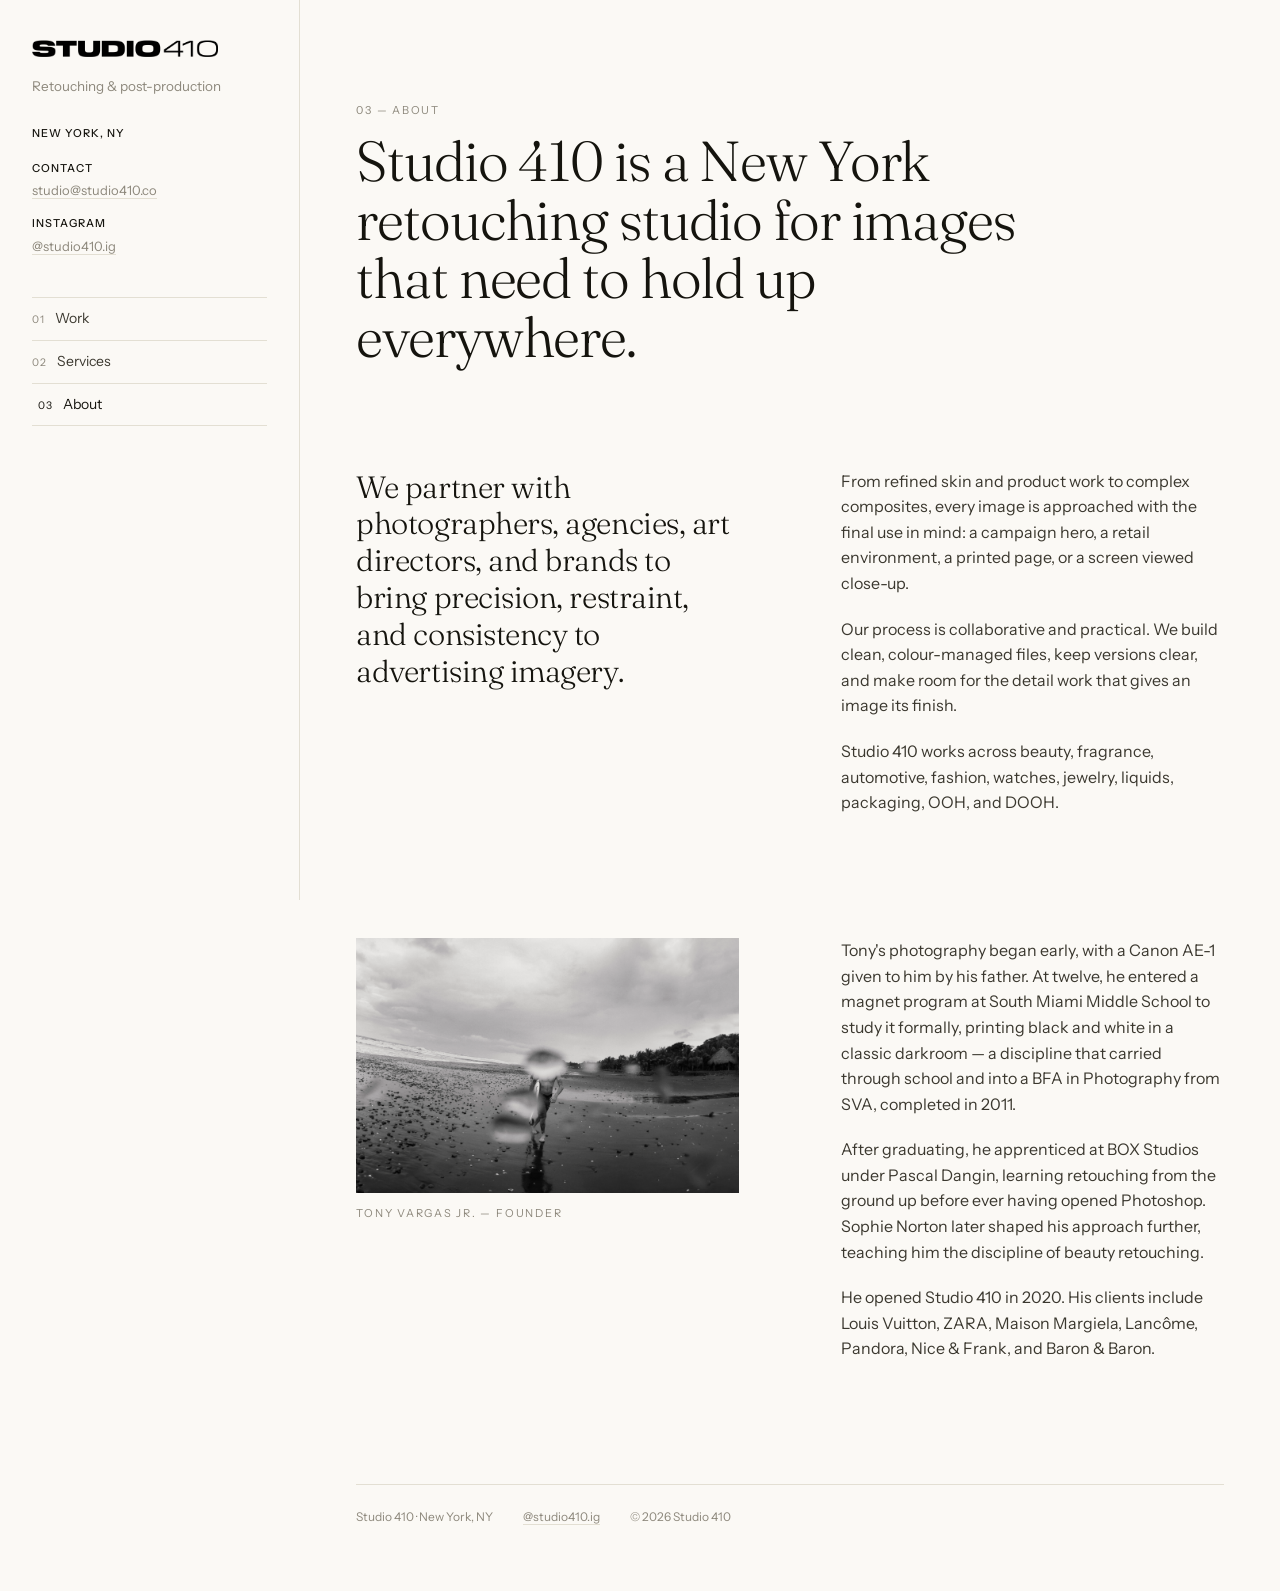
<file: about.html>
<!DOCTYPE html>
<html lang="en">

<head>
  <meta charset="UTF-8">
  <meta name="viewport" content="width=device-width, initial-scale=1.0">
  <title>Studio 410 — High-End Retouching, New York</title>
  <meta name="description"
    content="Studio 410 is a New York retouching, automotive and fashion post-production studio.">
  <link rel="icon" href="images/favicon.svg" type="image/svg+xml">
  <link rel="preconnect" href="https://fonts.googleapis.com">
  <link rel="preconnect" href="https://fonts.gstatic.com" crossorigin>
  <link
    href="https://fonts.googleapis.com/css2?family=Fraunces:ital,opsz,wght@0,9..144,300;0,9..144,400;0,9..144,500;1,9..144,300&family=Instrument+Sans:wght@400;500&display=swap"
    rel="stylesheet">
  <link rel="stylesheet" href="styles.css">
</head>

<body><a class="skip" href="#about">Skip to about</a>
  <aside class="rail">
    <div class="rail-top">
      <a class="brand" href="index.html" aria-label="Studio 410 — home"><img class="wordmark" src="images/logo.png"
          alt="Studio 410" width="2104" height="192"></a>
      <p class="tagline">Retouching &amp; post-production</p>
      <div class="meta">
        <div class="line"><strong>New York, NY</strong></div>
        <div class="line"><strong>Contact</strong> <a href="mailto:studio@studio410.co">studio@studio410.co</a></div>
        <div class="line"><strong>Instagram</strong> <a href="https://www.instagram.com/studio410.ig/" target="_blank"
            rel="noopener noreferrer">@studio410.ig</a></div>
      </div>
    </div>
    <nav class="rail-nav" aria-label="Primary navigation">
      <a href="index.html#work"><span>01</span> Work</a>
      <a href="services.html"><span>02</span> Services</a>
      <a class="active" href="about.html"><span>03</span> About</a>
    </nav>
  </aside>
  <main id="top">
    <section class="section about-page" id="about">
      <p class="index reveal">03 — About</p>
      <h1 class="reveal">Studio 410 is a New York retouching studio for images that need to hold up everywhere.</h1>
      <div class="about-grid">
        <div class="reveal">
          <p class="about-lede">We partner with photographers, agencies, art directors, and brands to bring precision,
            restraint, and consistency to advertising imagery.</p>
        </div>
        <div class="about-copy reveal">
          <p>From refined skin and product work to complex composites, every image is approached with the final use in
            mind: a campaign hero, a retail environment, a printed page, or a screen viewed close-up.</p>
          <p>Our process is collaborative and practical. We build clean, colour-managed files, keep versions clear, and
            make room for the detail work that gives an image its finish.</p>
          <p>Studio 410 works across beauty, fragrance, automotive, fashion, watches, jewelry, liquids, packaging, OOH,
            and DOOH.</p>
        </div>
      </div>

      <div class="about-grid">
        <div class="reveal"><img src="images/waterspotGRAM.jpg" alt="Tony, founder of Studio 410"
            style="width:100%;height:auto">
          <p class="index" style="margin-top:12px">Tony Vargas Jr. — Founder</p>
        </div>
        <div class="about-copy reveal">
          <p>Tony's photography began early, with a Canon AE-1 given to him by his father. At twelve, he entered a
            magnet program at South Miami Middle School to study it formally, printing black and white in a classic
            darkroom — a discipline that carried through school and into a BFA in Photography from SVA, completed in
            2011.</p>
          <p>After graduating, he apprenticed at BOX Studios under Pascal Dangin, learning retouching from the ground up
            before ever having opened Photoshop. Sophie Norton later shaped his approach further, teaching him the
            discipline of beauty retouching.</p>
          <p>He opened Studio 410 in 2020. His clients include Louis Vuitton, ZARA, Maison Margiela, Lancôme, Pandora,
            Nice &amp; Frank, and Baron &amp; Baron.</p>
        </div>
      </div>

    </section>
    <footer class="page-footer">
      <div class="foot-row"><span>Studio 410 · New York, NY</span><span><a
            href="https://www.instagram.com/studio410.ig/" target="_blank"
            rel="noopener noreferrer">@studio410.ig</a></span><span>© <span id="year">2026</span> Studio 410</span>
      </div>
    </footer>
  </main>
  <script src="app.js"></script>
</body>

</html>
</file>
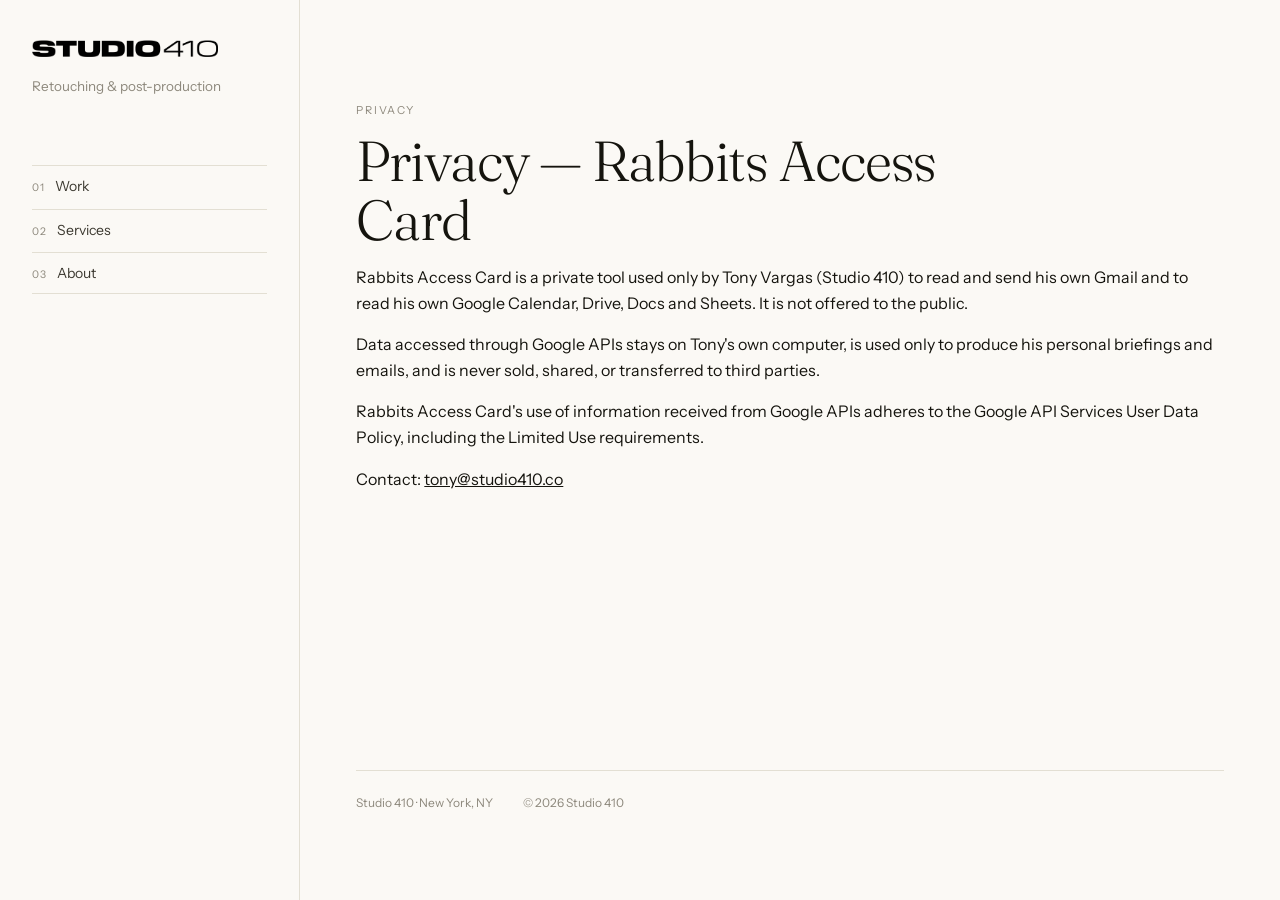
<file: privacy.html>
<!DOCTYPE html>
<html lang="en">

<head>
  <meta charset="UTF-8">
  <meta name="viewport" content="width=device-width, initial-scale=1.0">
  <title>Privacy — Studio 410</title>
  <meta name="robots" content="noindex">
  <link rel="icon" href="images/favicon.svg" type="image/svg+xml">
  <link rel="preconnect" href="https://fonts.googleapis.com">
  <link rel="preconnect" href="https://fonts.gstatic.com" crossorigin>
  <link
    href="https://fonts.googleapis.com/css2?family=Fraunces:ital,opsz,wght@0,9..144,300;0,9..144,400;0,9..144,500;1,9..144,300&family=Instrument+Sans:wght@400;500&display=swap"
    rel="stylesheet">
  <link rel="stylesheet" href="styles.css">
</head>

<body>
  <aside class="rail">
    <div class="rail-top">
      <a class="brand" href="index.html" aria-label="Studio 410 — home"><img class="wordmark" src="images/logo.png"
          alt="Studio 410" width="2104" height="192"></a>
      <p class="tagline">Retouching &amp; post-production</p>
    </div>
    <nav class="rail-nav" aria-label="Primary navigation">
      <a href="index.html#work"><span>01</span> Work</a>
      <a href="services.html"><span>02</span> Services</a>
      <a href="about.html"><span>03</span> About</a>
    </nav>
  </aside>
  <main id="top">
    <section class="section about-page" id="privacy">
      <p class="index">Privacy</p>
      <h1>Privacy — Rabbits Access Card</h1>
      <p>Rabbits Access Card is a private tool used only by Tony Vargas (Studio 410) to read and send his own Gmail
        and to read his own Google Calendar, Drive, Docs and Sheets. It is not offered to the public.</p>
      <p>Data accessed through Google APIs stays on Tony's own computer, is used only to produce his personal
        briefings and emails, and is never sold, shared, or transferred to third parties.</p>
      <p>Rabbits Access Card's use of information received from Google APIs adheres to the Google API Services User
        Data Policy, including the Limited Use requirements.</p>
      <p>Contact: <a href="mailto:tony@studio410.co">tony@studio410.co</a></p>
    </section>
    <footer class="page-footer">
      <div class="foot-row"><span>Studio 410 · New York, NY</span><span>© <span id="year">2026</span> Studio 410</span>
      </div>
    </footer>
  </main>
  <script src="app.js"></script>
</body>

</html>
</file>
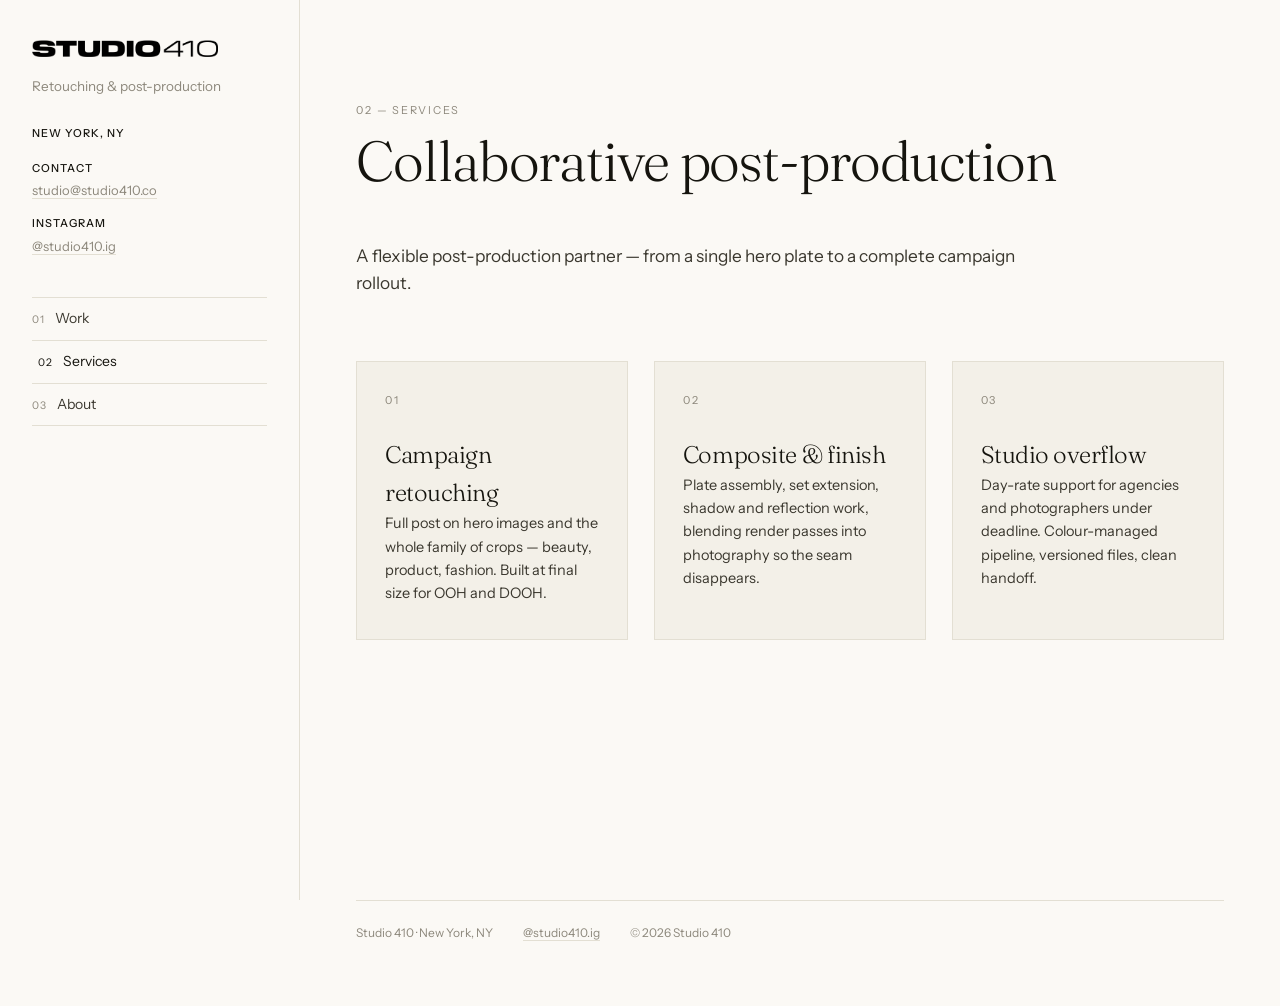
<file: services.html>
<!DOCTYPE html>
<html lang="en">

<head>
  <meta charset="UTF-8">
  <meta name="viewport" content="width=device-width, initial-scale=1.0">
  <title>Studio 410 — High-End Retouching, New York</title>
  <meta name="description"
    content="Studio 410 is a New York retouching studio for advertising, OOH and brand imagery. Beauty, product, automotive and fashion post-production.">
  <link rel="icon" href="images/favicon.svg" type="image/svg+xml">
  <link rel="preconnect" href="https://fonts.googleapis.com">
  <link rel="preconnect" href="https://fonts.gstatic.com" crossorigin>
  <link
    href="https://fonts.googleapis.com/css2?family=Fraunces:ital,opsz,wght@0,9..144,300;0,9..144,400;0,9..144,500;1,9..144,300&family=Instrument+Sans:wght@400;500&display=swap"
    rel="stylesheet">
  <link rel="stylesheet" href="styles.css">
</head>

<body><a class="skip" href="#services">Skip to services</a>
  <aside class="rail">
    <div class="rail-top">
      <a class="brand" href="index.html" aria-label="Studio 410 — home"><img class="wordmark" src="images/logo.png"
          alt="Studio 410" width="2104" height="192"></a>
      <p class="tagline">Retouching &amp; post-production</p>
      <div class="meta">
        <div class="line"><strong>New York, NY</strong></div>
        <div class="line"><strong>Contact</strong> <a href="mailto:studio@studio410.co">studio@studio410.co</a></div>
        <div class="line"><strong>Instagram</strong> <a href="https://www.instagram.com/studio410.ig/" target="_blank"
            rel="noopener noreferrer">@studio410.ig</a></div>
      </div>
    </div>
    <nav class="rail-nav" aria-label="Primary navigation">
      <a href="index.html#work"><span>01</span> Work</a>
      <a class="active" href="services.html"><span>02</span> Services</a>
      <a href="about.html"><span>03</span> About</a>
    </nav>
  </aside>
  <main id="top">
    <section class="section services page-section" id="services">
      <header class="section-head reveal">
        <p class="index">02 — Services</p>
        <h1>Collaborative post-production</h1>
      </header>
      <p class="page-intro reveal">A flexible post-production partner — from a single hero plate
        to a complete campaign rollout.</p>
      <div class="cards">
        <article class="card reveal">
          <p class="num">01</p>
          <h2>Campaign retouching</h2>
          <p>Full post on hero images and the whole family of crops — beauty, product, fashion. Built at final size for
            OOH and DOOH.</p>
        </article>
        <article class="card reveal">
          <p class="num">02</p>
          <h2>Composite &amp; finish</h2>
          <p>Plate assembly, set extension, shadow and reflection work, blending render passes into photography so the
            seam disappears.</p>
        </article>
        <article class="card reveal">
          <p class="num">03</p>
          <h2>Studio overflow</h2>
          <p>Day-rate support for agencies and photographers under deadline. Colour-managed pipeline, versioned files,
            clean handoff.</p>
        </article>
      </div>
    </section>
    <footer class="page-footer">
      <div class="foot-row"><span>Studio 410 · New York, NY</span><span><a
            href="https://www.instagram.com/studio410.ig/" target="_blank"
            rel="noopener noreferrer">@studio410.ig</a></span><span>© <span id="year">2026</span> Studio 410</span>
      </div>
    </footer>
  </main>
  <script src="app.js"></script>
</body>

</html>
</file>
<file: styles.css>
:root{
  --paper:#fbf9f5;
  --paper-2:#f3f0e8;
  --ink:#15140e;
  --ink-2:#3b382f;
  --muted:#8d887c;
  --rule:#e3dfd3;
  --dark:#12110c;
  --rail:300px;
  --pad:clamp(24px,4.4vw,72px);
  --ease:cubic-bezier(.22,.61,.36,1);
}

*{box-sizing:border-box}
html{scroll-behavior:smooth}
body{
  margin:0;background:var(--paper);color:var(--ink);
  font-family:'Instrument Sans',-apple-system,BlinkMacSystemFont,sans-serif;
  font-size:16px;line-height:1.6;-webkit-font-smoothing:antialiased;
}
img{display:block;max-width:100%}
a{color:inherit}
h1,h2,h3{font-family:'Fraunces',Georgia,serif;font-weight:300;letter-spacing:-.02em;margin:0}
em{font-style:italic}

.skip{position:absolute;left:-9999px;top:0;background:var(--ink);color:var(--paper);padding:10px 16px;z-index:99}
.skip:focus{left:8px;top:8px}

/* ---------------- Left rail ---------------- */
.rail{
  position:fixed;inset:0 auto 0 0;width:var(--rail);z-index:20;
  display:flex;flex-direction:column;justify-content:flex-start;gap:40px;
  padding:40px 32px;background:var(--paper);
  border-right:1px solid var(--rule);
}
.brand{display:block;text-decoration:none}
.wordmark{width:100%;max-width:186px;height:auto}
.tagline{margin:18px 0 28px;font-size:13.5px;line-height:1.65;color:var(--muted)}

.rail-nav{display:flex;flex-direction:column;gap:2px}
.rail-nav a{
  display:flex;align-items:baseline;gap:10px;
  font-size:14px;text-decoration:none;color:var(--ink-2);
  padding:9px 0;border-top:1px solid var(--rule);
  transition:color .25s var(--ease),padding-left .25s var(--ease);
}
.rail-nav a:last-child{border-bottom:1px solid var(--rule)}
.rail-nav a span{font-size:10.5px;letter-spacing:.1em;color:var(--muted);transition:color .25s}
.rail-nav a:hover,.rail-nav a:focus-visible,.rail-nav a.active{color:var(--ink);padding-left:6px}
.rail-nav a.active span,.rail-nav a:hover span{color:var(--ink)}

.meta{display:flex;flex-direction:column;gap:14px;font-size:13px;color:var(--muted)}
.meta strong{display:block;color:var(--ink);font-weight:500;font-size:11px;letter-spacing:.09em;text-transform:uppercase;margin-bottom:3px}
.meta a{text-decoration:none;border-bottom:1px solid var(--rule);transition:border-color .25s,color .25s}
.meta a:hover{color:var(--ink);border-color:var(--ink)}
.ig{font-family:'Fraunces',serif;font-size:16px;text-decoration:none;line-height:1.3}
.ig .handle{display:block;font-family:'Instrument Sans',sans-serif;font-size:11.5px;letter-spacing:.05em;color:var(--muted);margin-top:4px}
.ig:hover{opacity:.7}

main{margin-left:var(--rail)}

/* ---------------- Hero ---------------- */
.hero{position:relative;min-height:min(88vh,860px);display:flex;flex-direction:column;justify-content:flex-end;background:var(--dark);overflow:hidden;color:#f5f2ea}
.hero-img{position:absolute;inset:0;width:100%;height:100%;object-fit:cover;opacity:.62;transform:scale(1.04);animation:heroIn 1.6s var(--ease) forwards}
@keyframes heroIn{from{opacity:0;transform:scale(1.09)}to{opacity:.62;transform:scale(1.01)}}
.hero-shade{position:absolute;inset:0;background:
  linear-gradient(180deg,rgba(18,17,12,.72) 0%,rgba(18,17,12,.28) 38%,rgba(18,17,12,.92) 100%)}
.hero-copy{position:relative;padding:var(--pad);padding-bottom:36px;max-width:940px}
.eyebrow{margin:0 0 22px;font-size:11px;letter-spacing:.18em;text-transform:uppercase;color:rgba(245,242,234,.62)}
.hero h1{font-size:clamp(38px,5.6vw,80px);line-height:1.02}
.hero h1 em{color:#e6dcc4}
.lede{max-width:56ch;margin:22px 0 0;font-size:clamp(14.5px,1.15vw,17px);color:rgba(245,242,234,.76)}
.hero-actions{display:flex;flex-wrap:wrap;gap:12px;margin-top:32px}
.btn{
  display:inline-block;padding:13px 24px;font-size:13.5px;letter-spacing:.03em;text-decoration:none;
  background:#f5f2ea;color:var(--dark);border:1px solid #f5f2ea;
  transition:transform .25s var(--ease),background .25s,color .25s;
}
.btn:hover{transform:translateY(-2px)}
.btn-ghost{background:transparent;color:#f5f2ea;border-color:rgba(245,242,234,.34)}
.btn-ghost:hover{background:rgba(245,242,234,.1);border-color:#f5f2ea}
.hero-stats{position:relative;display:grid;grid-template-columns:repeat(3,1fr);border-top:1px solid rgba(245,242,234,.16)}
.hero-stats div{padding:20px var(--pad);border-right:1px solid rgba(245,242,234,.16)}
.hero-stats div:last-child{border-right:none}
.hero-stats strong{display:block;font-family:'Fraunces',serif;font-weight:400;font-size:clamp(18px,1.7vw,24px)}
.hero-stats span{font-size:11px;letter-spacing:.1em;text-transform:uppercase;color:rgba(245,242,234,.55)}

/* ---------------- Marquee ---------------- */
.marquee{overflow:hidden;border-bottom:1px solid var(--rule);background:var(--paper-2);padding:13px 0}
.marquee-track{display:flex;align-items:center;gap:22px;white-space:nowrap;width:max-content;animation:slide 42s linear infinite}
.marquee span{font-size:11.5px;letter-spacing:.16em;text-transform:uppercase;color:var(--ink-2)}
.marquee i{color:var(--muted);font-style:normal}
@keyframes slide{to{transform:translateX(-50%)}}

/* ---------------- Sections ---------------- */
.section{padding:clamp(64px,8vw,132px) var(--pad)}
.section-head{margin-bottom:clamp(32px,4vw,56px)}
.index{margin:0 0 12px;font-size:11px;letter-spacing:.16em;text-transform:uppercase;color:var(--muted)}
.section-head h2{font-size:clamp(28px,3.6vw,50px);line-height:1.05}

/* Gallery */
.grid{display:grid;grid-template-columns:repeat(6,1fr);gap:clamp(12px,1.4vw,22px);grid-auto-flow:dense}
.tile{position:relative;margin:0;grid-column:span 2;aspect-ratio:4/5;overflow:hidden;background:var(--paper-2);cursor:zoom-in}
.tile.tall{grid-column:span 3;aspect-ratio:4/5}
.tile.wide{grid-column:span 4;aspect-ratio:16/10}
.tile img{width:100%;height:100%;object-fit:cover;transition:transform 1.1s var(--ease),filter .5s}
.tile:hover img{transform:scale(1.045)}
.tile figcaption{
  position:absolute;inset:auto 0 0 0;display:flex;justify-content:space-between;align-items:baseline;gap:12px;
  padding:16px 18px;font-size:11px;letter-spacing:.1em;text-transform:uppercase;color:#f7f4ec;
  background:linear-gradient(180deg,rgba(18,17,12,0),rgba(18,17,12,.78));
  opacity:0;transform:translateY(8px);transition:opacity .4s var(--ease),transform .4s var(--ease);
}
.tile figcaption span:last-child{color:rgba(247,244,236,.66)}
.tile:hover figcaption,.tile:focus-within figcaption{opacity:1;transform:none}

/* Before / after */
.craft{background:var(--paper-2);border-top:1px solid var(--rule);border-bottom:1px solid var(--rule)}
.compare-wrap{display:grid;grid-template-columns:minmax(0,1.25fr) minmax(0,1fr);gap:clamp(28px,4vw,64px);align-items:center}
.compare{position:relative;aspect-ratio:4/5;max-height:78vh;overflow:hidden;background:#000;user-select:none;touch-action:pan-y}
.compare img{position:absolute;inset:0;width:100%;height:100%;object-fit:cover}
.c-after-clip{position:absolute;inset:0;clip-path:inset(0 calc(100% - var(--pos,50%)) 0 0);will-change:clip-path}
.c-handle{position:absolute;top:0;bottom:0;left:var(--pos,50%);width:1px;background:rgba(255,255,255,.9);transform:translateX(-.5px);pointer-events:none}
.c-handle span{
  position:absolute;top:50%;left:50%;width:44px;height:44px;margin:-22px 0 0 -22px;border-radius:50%;
  background:rgba(251,249,245,.92);box-shadow:0 6px 22px rgba(0,0,0,.3);
}
.c-handle span::before,.c-handle span::after{
  content:'';position:absolute;top:50%;width:0;height:0;margin-top:-5px;
  border-top:5px solid transparent;border-bottom:5px solid transparent;
}
.c-handle span::before{left:11px;border-right:6px solid var(--ink)}
.c-handle span::after{right:11px;border-left:6px solid var(--ink)}
.c-range{position:absolute;inset:0;width:100%;height:100%;margin:0;opacity:0;cursor:ew-resize}
.c-tag{position:absolute;bottom:16px;font-size:10.5px;letter-spacing:.14em;text-transform:uppercase;color:#fff;background:rgba(18,17,12,.55);padding:6px 10px;pointer-events:none}
.c-tag-l{left:16px}
.c-tag-r{right:16px}
.craft-notes h3{font-size:clamp(20px,2vw,27px);margin-bottom:18px}
.craft-notes ul{list-style:none;margin:0;padding:0;border-top:1px solid var(--rule)}
.craft-notes li{padding:15px 0;border-bottom:1px solid var(--rule);font-size:14.5px;color:var(--ink-2)}
.craft-notes li strong{color:var(--ink);font-weight:500}

/* Services */
.cards{display:grid;grid-template-columns:repeat(auto-fit,minmax(250px,1fr));gap:clamp(16px,2vw,28px)}
.card{padding:30px 28px 34px;background:var(--paper-2);border:1px solid var(--rule);transition:transform .4s var(--ease),background .4s}
.card:hover{transform:translateY(-4px);background:#fff}
.card .num{margin:0 0 26px;font-size:11px;letter-spacing:.16em;color:var(--muted)}
.card h3{font-size:21px;margin-bottom:10px}
.card p{margin:0;font-size:14.5px;color:var(--ink-2)}

/* Contact */
.contact{background:var(--dark);color:#f5f2ea}
.contact .index{color:rgba(245,242,234,.55)}
.contact h2{font-size:clamp(30px,4.4vw,62px);line-height:1.04}
.mail{
  display:inline-block;margin-top:34px;font-family:'Fraunces',serif;font-size:clamp(19px,2.2vw,30px);
  text-decoration:none;border-bottom:1px solid rgba(245,242,234,.35);padding-bottom:5px;transition:border-color .3s,opacity .3s;
}
.mail:hover{border-color:#f5f2ea;opacity:.85}
.foot-row{display:flex;flex-wrap:wrap;gap:8px 30px;margin-top:clamp(48px,7vw,96px);padding-top:22px;border-top:1px solid rgba(245,242,234,.16);font-size:12px;color:rgba(245,242,234,.6)}
.foot-row a{text-decoration:none;border-bottom:1px solid rgba(245,242,234,.3)}

/* ---------------- Lightbox ---------------- */
.lightbox{position:fixed;inset:0;z-index:80;background:rgba(12,11,8,.95);display:flex;align-items:center;justify-content:center;padding:56px 64px;animation:fade .3s var(--ease)}
.lightbox[hidden]{display:none}
@keyframes fade{from{opacity:0}to{opacity:1}}
.lightbox img{max-width:100%;max-height:100%;object-fit:contain;box-shadow:0 30px 90px rgba(0,0,0,.5)}
.lb-close,.lb-nav{position:absolute;background:none;border:0;color:rgba(245,242,234,.75);cursor:pointer;font-size:34px;line-height:1;padding:12px;transition:color .2s}
.lb-close{top:12px;right:18px;font-size:38px}
.lb-nav{top:50%;transform:translateY(-50%);font-size:46px}
.lb-prev{left:8px}
.lb-next{right:8px}
.lb-close:hover,.lb-nav:hover{color:#fff}
.lb-cap{position:absolute;bottom:18px;left:0;right:0;text-align:center;font-size:11px;letter-spacing:.14em;text-transform:uppercase;color:rgba(245,242,234,.62)}

/* ---------------- Reveal ---------------- */
.reveal{opacity:0;transform:translateY(18px);transition:opacity .8s var(--ease),transform .8s var(--ease)}
.reveal.in{opacity:1;transform:none}
@media (prefers-reduced-motion:reduce){
  .reveal{opacity:1;transform:none;transition:none}
  .hero-img{animation:none;opacity:.62;transform:none}
  .marquee-track{animation:none}
  html{scroll-behavior:auto}
}

/* ---------------- Responsive ---------------- */
@media (max-width:1080px){
  .grid{grid-template-columns:repeat(4,1fr)}
  .tile,.tile.tall{grid-column:span 2;aspect-ratio:4/5}
  .tile.wide{grid-column:span 4;aspect-ratio:16/9}
  .compare-wrap{grid-template-columns:1fr}
}
@media (max-width:860px){
  :root{--rail:0px}
  .rail{position:static;width:100%;flex-direction:row;flex-wrap:wrap;align-items:center;justify-content:space-between;
    gap:18px;padding:22px var(--pad);border-right:none;border-bottom:1px solid var(--rule)}
  .rail-top{display:flex;align-items:center;gap:18px}
  .wordmark{max-width:132px}
  .tagline{display:none}
  .rail-nav{flex-direction:row;gap:18px;order:3;width:100%;overflow-x:auto}
  .rail-nav a{border:0;padding:0;font-size:12.5px;letter-spacing:.04em;white-space:nowrap}
  .rail-nav a:last-child{border:0}
  .rail-nav a span{display:none}
  .meta{display:none}
  main{margin-left:0}
  .hero{min-height:78vh}
  .hero-stats{grid-template-columns:1fr}
  .hero-stats div{border-right:none;border-top:1px solid rgba(245,242,234,.14);padding:14px var(--pad)}
  .hero-stats div:first-child{border-top:none}
  .lightbox{padding:44px 12px}
}
@media (max-width:560px){
  .grid{grid-template-columns:1fr;gap:14px}
  .tile,.tile.tall,.tile.wide{grid-column:span 1;aspect-ratio:4/5}
  .tile figcaption{opacity:1;transform:none}
  .compare{aspect-ratio:3/4}
}

/* ---------------- Uniform work gallery ---------------- */
.grid{grid-template-columns:repeat(4,minmax(0,1fr));grid-auto-rows:clamp(260px,25vw,430px);grid-auto-flow:row}
.tile,.tile.tall,.tile.wide{grid-column:span 1;aspect-ratio:auto;height:100%}
.tile img{object-fit:cover}
/* Standalone pages */
.page-section{min-height:100vh}
.page-section h1,.about-page h1{font-family:'Fraunces',Georgia,serif;font-weight:300;letter-spacing:-.02em;margin:0;font-size:clamp(34px,4.4vw,62px);line-height:1.04}
.page-intro{max-width:58ch;margin:0 0 clamp(34px,5vw,64px);font-size:clamp(16px,1.35vw,19px);color:var(--ink-2)}
.page-footer{padding:0 var(--pad) clamp(34px,5vw,64px)}
.page-footer .foot-row{margin-top:0;color:var(--muted);border-top:1px solid var(--rule)}
.page-footer .foot-row a{border-color:var(--rule)}
.about-page{min-height:calc(100vh - 130px)}
.about-page h1{max-width:20ch}
.about-grid{display:grid;grid-template-columns:minmax(0,1fr) minmax(0,1fr);gap:clamp(36px,8vw,144px);margin-top:clamp(48px,8vw,112px);align-items:start}
.about-lede{margin:0;font-family:'Fraunces',Georgia,serif;font-weight:300;letter-spacing:-.015em;font-size:clamp(23px,2.4vw,38px);line-height:1.2}
.about-copy{max-width:52ch;color:var(--ink-2);font-size:16px}
.about-copy p{margin:0 0 20px}
@media (max-width:1080px){.grid{grid-template-columns:repeat(2,minmax(0,1fr));grid-auto-rows:clamp(300px,45vw,460px)}.tile,.tile.tall,.tile.wide{grid-column:span 1;height:100%}}
@media (max-width:860px){.about-grid{grid-template-columns:1fr;gap:30px}.about-page{min-height:auto}}
@media (max-width:560px){.grid{grid-template-columns:1fr;grid-auto-rows:clamp(360px,110vw,520px)}.tile,.tile.tall,.tile.wide{grid-column:span 1;height:100%}}
</file>
